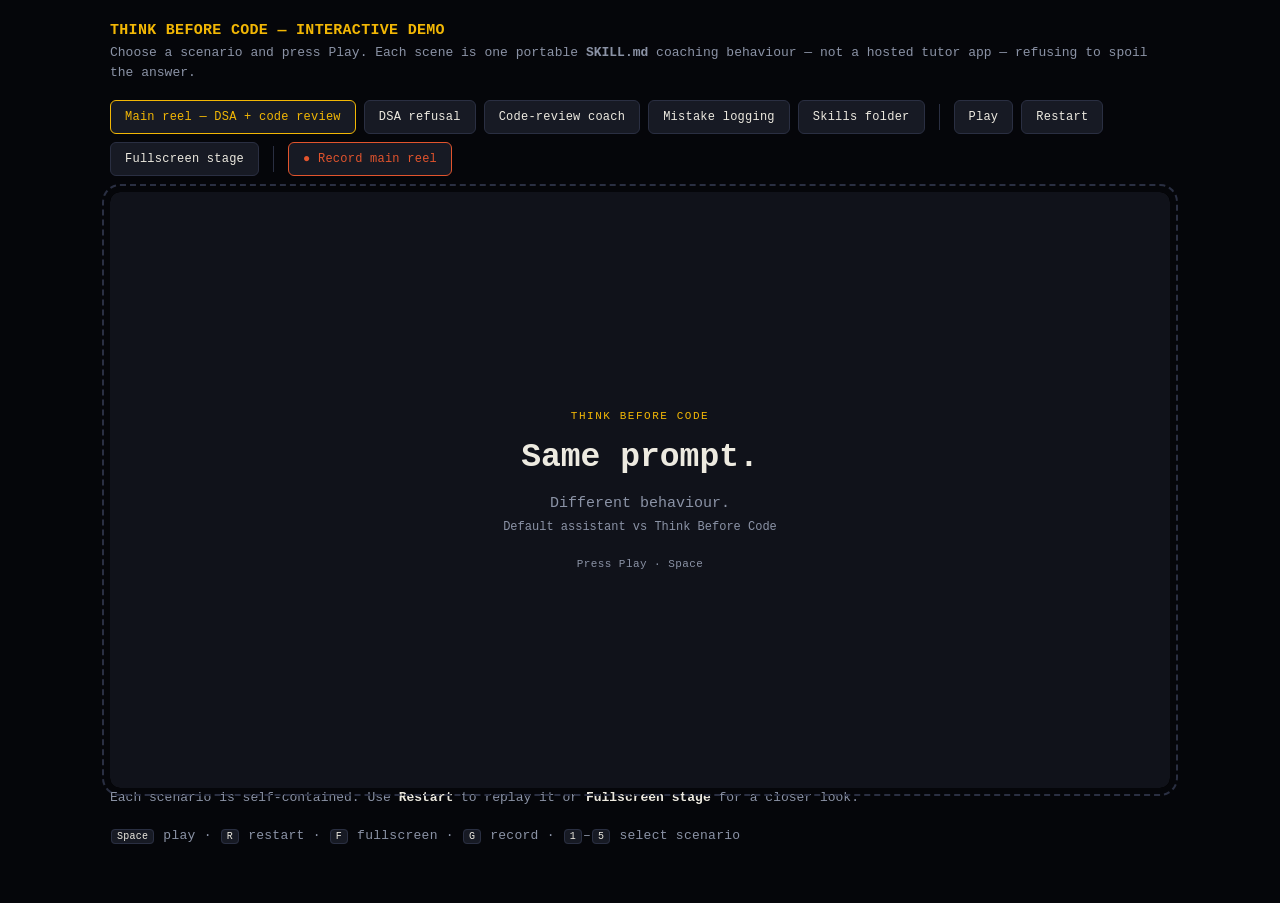
<file: demo/index.html>
<!doctype html>
<html lang="en">
  <head>
    <meta charset="UTF-8" />
    <meta name="viewport" content="width=device-width, initial-scale=1.0" />
    <title>Think Before Code — Interactive Demo</title>
    <style>
      /* ============================================================
         1. TOKENS AND GLOBAL LAYOUT
         ============================================================ */
      :root {
        --ink: #10121a;
        --panel: #171a24;
        --panel-2: #1d2130;
        --cream: #edeae0;
        --slate: #8b93a6;
        --duck: #f2b705;
        --duck-dim: #8a6608;
        --cut: #e2542d;
        --log: #5fb3a3;
        --mono:
          ui-monospace, "SF Mono", "JetBrains Mono", Menlo, Consolas,
          "Liberation Mono", monospace;
      }
      @media (prefers-reduced-motion: reduce) {
        * {
          animation-duration: 0.001ms !important;
          transition-duration: 0.001ms !important;
        }
      }
      * {
        box-sizing: border-box;
      }
      html,
      body {
        margin: 0;
        padding: 0;
        background: #05060a;
        color: var(--cream);
        font-family: var(--mono);
      }
      .chrome {
        max-width: 1100px;
        margin: 0 auto;
        padding: 22px 20px 40px;
      }
      .chrome h1 {
        font-size: 15px;
        letter-spacing: 0.02em;
        color: var(--duck);
        margin: 0 0 4px;
        text-transform: uppercase;
      }
      .chrome p {
        color: var(--slate);
        font-size: 13px;
        margin: 0 0 18px;
        line-height: 1.5;
      }

      /* ============================================================
         2. CONTROLS AND STAGE
         ============================================================ */
      .controls {
        display: flex;
        gap: 8px;
        flex-wrap: wrap;
        margin-bottom: 16px;
      }
      .controls button {
        font-family: var(--mono);
        font-size: 12px;
        letter-spacing: 0.02em;
        background: var(--panel);
        color: var(--cream);
        border: 1px solid #2a2f42;
        padding: 9px 14px;
        border-radius: 6px;
        cursor: pointer;
      }
      .controls button:hover {
        border-color: var(--duck);
      }
      .controls button:focus-visible {
        outline: 2px solid var(--duck);
        outline-offset: 2px;
      }
      .controls button.active {
        border-color: var(--duck);
        color: var(--duck);
      }
      .controls button#recordBtn {
        border-color: var(--cut);
        color: var(--cut);
      }
      .controls button#recordBtn:hover {
        background: rgba(226, 84, 45, 0.08);
      }
      .controls button#recordBtn::before {
        content: "● ";
      }
      .controls .sep {
        width: 1px;
        background: #2a2f42;
        margin: 4px 6px;
      }

      #stage {
        width: min(100%, 1280px);
        aspect-ratio: 16 / 9;
        background: #000;
        border-radius: 10px;
        position: relative;
        overflow: hidden;
        outline: 2px dashed #2a2f42;
        outline-offset: 6px;
        margin: 0 auto;
      }
      .stage-canvas {
        position: relative;
        width: 100%;
        height: 100%;
        background: var(--ink);
        overflow: hidden;
        border-radius: inherit;
      }
      #stage:fullscreen,
      #stage:-webkit-full-screen {
        width: 100vw;
        height: 100vh;
        max-width: none;
        aspect-ratio: auto;
        border-radius: 0;
        outline: none;
        display: flex;
        align-items: center;
        justify-content: center;
      }
      #stage:fullscreen .stage-canvas,
      #stage:-webkit-full-screen .stage-canvas {
        width: min(100vw, 100vh * 16 / 9);
        height: min(100vh, 100vw * 9 / 16);
        flex: none;
      }
      #stage.cursor-hidden,
      #stage.cursor-hidden * {
        cursor: none;
      }

      .hint {
        color: var(--slate);
        font-size: 11px;
        margin-top: 10px;
      }
      .hint b {
        color: var(--cream);
      }
      .shortcuts {
        color: var(--slate);
        font-size: 10.5px;
        margin-top: 6px;
        letter-spacing: 0.02em;
      }
      .shortcuts kbd {
        font-family: var(--mono);
        font-size: 10px;
        color: var(--cream);
        background: var(--panel);
        border: 1px solid #2a2f42;
        border-radius: 4px;
        padding: 1px 5px;
        margin: 0 1px;
      }

      /* ============================================================
         3. REUSABLE CARDS / WINDOWS / MESSAGES
         ============================================================ */
      .layer {
        position: absolute;
        inset: 0;
        display: flex;
        align-items: center;
        justify-content: center;
        opacity: 0;
        transition: opacity 0.25s ease;
      }
      .layer.on {
        opacity: 1;
      }

      .card {
        text-align: center;
        padding: 0 60px;
      }
      .card .kicker {
        font-size: 11px;
        letter-spacing: 0.14em;
        text-transform: uppercase;
        color: var(--duck);
        margin-bottom: 14px;
      }
      .card .big {
        font-size: 33px;
        font-weight: 700;
        color: var(--cream);
        line-height: 1.35;
      }
      .card .small {
        margin-top: 14px;
        font-size: 15px;
        color: var(--slate);
      }
      .card .small.delayed {
        opacity: 0;
        transition: opacity 0.3s ease;
      }
      .card .small.delayed.on {
        opacity: 1;
      }
      .card .brand {
        font-size: 16px;
        color: var(--duck);
        letter-spacing: 0.04em;
        margin-bottom: 10px;
      }
      .card .url {
        margin-top: 18px;
        font-size: 14px;
        color: var(--duck);
      }
      .card .poster-footer {
        margin-top: 24px;
        font-size: 11px;
        color: var(--slate);
        letter-spacing: 0.04em;
      }
      .countdown-card {
        font-size: 64px;
        font-weight: 700;
        color: var(--duck);
      }
      .countdown-card.pulse {
        animation: countdownPulse 0.7s ease-out;
      }
      @keyframes countdownPulse {
        0% {
          opacity: 0;
          transform: scale(0.92);
        }
        30% {
          opacity: 1;
          transform: scale(1);
        }
        100% {
          opacity: 1;
          transform: scale(1);
        }
      }

      /* comparison montage: "without the skills" baseline shown once,
         at the very start of the main reel, before Quackrates appears */
      .comparison-shell {
        width: 92%;
        max-width: 960px;
        text-align: center;
      }
      .comparison-badge {
        display: inline-block;
        font-size: 10px;
        letter-spacing: 0.08em;
        text-transform: uppercase;
        color: var(--cut);
        border: 1px solid var(--cut);
        background: rgba(226, 84, 45, 0.08);
        padding: 3px 10px;
        border-radius: 999px;
        margin-bottom: 10px;
        opacity: 0;
        transition: opacity 0.3s ease;
      }
      .comparison-badge.on {
        opacity: 1;
      }
      .comparison-heading {
        font-size: 21px;
        font-weight: 700;
        letter-spacing: 0.04em;
        text-transform: uppercase;
        color: var(--cream);
        margin-bottom: 16px;
        opacity: 0;
        transition: opacity 0.3s ease;
      }
      .comparison-heading.on {
        opacity: 1;
      }
      .comparison-grid {
        display: grid;
        grid-template-columns: 1fr 1fr;
        gap: 16px;
        text-align: left;
      }
      .comparison-panel {
        border: 1px solid var(--cut);
        border-radius: 8px;
        background: rgba(226, 84, 45, 0.05);
        padding: 13px 15px;
        opacity: 0;
        transform: translateY(6px);
        transition: all 0.3s ease;
      }
      .comparison-panel.on {
        opacity: 1;
        transform: translateY(0);
      }
      .comparison-label {
        font-size: 10.5px;
        letter-spacing: 0.1em;
        text-transform: uppercase;
        color: var(--cut);
        font-weight: 700;
        margin-bottom: 8px;
      }
      .comparison-prompt {
        font-size: 13.5px;
        color: var(--slate);
        margin-bottom: 6px;
      }
      .comparison-prompt::before {
        content: "you: ";
        color: var(--slate);
      }
      .default-response {
        font-size: 13.5px;
        color: var(--cream);
        margin-bottom: 10px;
      }
      .default-response::before {
        content: "assistant: ";
        color: var(--cut);
      }
      .artifact-block {
        background: var(--ink);
        border: 1px solid #262b3d;
        border-radius: 6px;
        padding: 8px 10px;
        margin-bottom: 10px;
        opacity: 0;
        transition: opacity 0.3s ease;
      }
      .artifact-block.on {
        opacity: 1;
      }
      .artifact-line {
        font-size: 12.5px;
        color: var(--slate);
        white-space: pre;
        line-height: 1.55;
      }
      .artifact-line .n {
        color: #454b60;
        margin-right: 8px;
      }
      .default-status {
        font-size: 10.5px;
        letter-spacing: 0.06em;
        text-transform: uppercase;
        color: var(--cut);
        font-weight: 700;
      }
      .comparison-footer {
        margin-top: 16px;
        opacity: 0;
        transition: opacity 0.3s ease;
      }
      .comparison-footer.on {
        opacity: 1;
      }
      .comparison-footer .cf-line1 {
        font-size: 15px;
        color: var(--cream);
        font-weight: 700;
      }
      .comparison-footer .cf-line2 {
        margin-top: 6px;
        font-size: 12px;
        color: var(--slate);
        opacity: 0;
        transition: opacity 0.3s ease;
      }
      .comparison-footer .cf-line2.on {
        opacity: 1;
      }

      /* chapter label: reusable, works standalone (inline in a card)
         or as the .chapter-strip window header */
      .chapter-label {
        font-size: 10.5px;
        letter-spacing: 0.12em;
        text-transform: uppercase;
        color: var(--slate);
      }
      .chapter-label .num {
        color: var(--duck);
        font-weight: 700;
      }
      .card .chapter-label {
        margin-top: 16px;
      }
      .chapter-strip {
        flex: 0 0 auto;
        padding: 8px 20px 2px;
      }

      /* app window chrome */
      .win {
        width: 93%;
        height: 89%;
        background: var(--panel);
        border-radius: 10px;
        box-shadow: 0 20px 60px rgba(0, 0, 0, 0.5);
        overflow: hidden;
        display: flex;
        flex-direction: column;
      }
      .titlebar {
        height: 34px;
        background: var(--panel-2);
        display: flex;
        align-items: center;
        padding: 0 12px;
        gap: 8px;
        flex: 0 0 auto;
        border-bottom: 1px solid #262b3d;
      }
      .dot {
        width: 10px;
        height: 10px;
        border-radius: 50%;
      }
      .dot.r {
        background: #e2542d;
      }
      .dot.y {
        background: #f2b705;
      }
      .dot.g {
        background: #5fb3a3;
      }
      .urlbar {
        margin-left: 12px;
        font-size: 11px;
        color: var(--slate);
        background: var(--ink);
        padding: 4px 10px;
        border-radius: 5px;
        flex: 1 1 auto;
        max-width: 300px;
        overflow: hidden;
        text-overflow: ellipsis;
        white-space: nowrap;
      }
      .skill-badge {
        margin-left: auto;
        flex: 0 0 auto;
        font-size: 10.5px;
        letter-spacing: 0.02em;
        color: var(--duck);
        border: 1px solid var(--duck-dim);
        background: rgba(242, 183, 5, 0.08);
        padding: 3px 9px;
        border-radius: 999px;
        white-space: nowrap;
      }

      .body {
        flex: 1 1 auto;
        min-height: 0;
        padding: 18px 24px 20px;
        overflow-y: auto;
        overflow-x: hidden;
        display: flex;
        flex-direction: column;
        gap: 11px;
        font-size: 14.5px;
        line-height: 1.5;
        scroll-behavior: smooth;
        scrollbar-width: none;
      }
      .body::-webkit-scrollbar {
        display: none;
      }

      .msg {
        max-width: 82%;
        white-space: pre-wrap;
        flex: 0 0 auto;
      }
      .msg.user {
        align-self: flex-end;
        color: var(--cream);
        text-align: right;
      }
      .msg.user .who {
        color: var(--slate);
        font-size: 11px;
      }
      .msg.assistant {
        align-self: flex-start;
        color: var(--cream);
      }
      .msg.assistant .who {
        color: var(--duck);
        font-size: 11px;
      }
      .msg .who {
        text-transform: uppercase;
        letter-spacing: 0.08em;
        margin-bottom: 4px;
      }
      .msg .txt::after {
        content: "";
        display: inline-block;
        width: 7px;
        height: 15px;
        background: var(--cream);
        margin-left: 2px;
        vertical-align: -2px;
        animation: blink 1s steps(1) infinite;
      }
      .msg .txt.done::after {
        display: none;
      }
      @keyframes blink {
        50% {
          opacity: 0;
        }
      }

      .dots {
        display: flex;
        gap: 4px;
        align-self: flex-start;
        padding: 2px 0;
      }
      .dots span {
        width: 6px;
        height: 6px;
        border-radius: 50%;
        background: var(--slate);
        animation: pulse 1s ease-in-out infinite;
      }
      .dots span:nth-child(2) {
        animation-delay: 0.15s;
      }
      .dots span:nth-child(3) {
        animation-delay: 0.3s;
      }
      @keyframes pulse {
        0%,
        100% {
          opacity: 0.25;
        }
        50% {
          opacity: 1;
        }
      }

      /* learner-authored card: the ONLY component that carries the
         learner's own words (an approach, a finding). Right-aligned
         like the learner's chat bubbles, but structurally distinct —
         bordered, labelled, never mistaken for Quackrates' output. */
      .learner-card {
        align-self: flex-end;
        border: 1px solid var(--duck-dim);
        background: rgba(242, 183, 5, 0.06);
        border-radius: 8px 4px 8px 8px;
        padding: 12px 16px;
        max-width: 86%;
        text-align: left;
        opacity: 0;
        transform: translateY(6px);
        transition: all 0.4s ease;
      }
      .learner-card.on {
        opacity: 1;
        transform: translateY(0);
      }
      .learner-card .lc-tag {
        font-size: 10px;
        letter-spacing: 0.08em;
        text-transform: uppercase;
        color: var(--duck);
        font-weight: 700;
        margin-bottom: 8px;
      }
      .learner-card .lc-row {
        font-size: 13px;
        line-height: 1.5;
        margin-bottom: 6px;
      }
      .learner-card .lc-row:last-child {
        margin-bottom: 0;
      }
      .learner-card .lc-label {
        color: var(--duck-dim);
        font-weight: 700;
      }
      .learner-card code,
      .findingtext code {
        color: var(--cream);
        background: rgba(255, 255, 255, 0.07);
        padding: 1px 4px;
        border-radius: 3px;
      }

      /* mistake log: system-confirmed entry, distinct from a
         learner-authored card — teal, italic, single line */
      .logcard {
        align-self: flex-start;
        border: 1px solid var(--log);
        border-radius: 8px;
        padding: 12px 16px;
        background: rgba(95, 179, 163, 0.08);
        max-width: 82%;
        transform: translateY(6px);
        opacity: 0;
        transition: all 0.35s ease;
      }
      .logcard.on {
        transform: translateY(0);
        opacity: 1;
      }
      .logcard .tag {
        font-size: 10px;
        letter-spacing: 0.08em;
        text-transform: uppercase;
        color: var(--log);
        margin-bottom: 6px;
      }
      .logcard .txt {
        font-style: italic;
        color: var(--cream);
        font-size: 14px;
      }

      /* ============================================================
         4. REVIEW WORKSPACE (pinned code pane + coaching pane)
         ============================================================ */
      .review-split {
        flex: 1 1 auto;
        min-height: 0;
        display: flex;
        overflow: hidden;
      }
      .code-pane {
        flex: 0 0 44%;
        min-height: 0;
        display: flex;
        flex-direction: column;
        overflow: hidden;
        background: var(--ink);
        border-right: 1px solid #262b3d;
        opacity: 0;
        transition: opacity 0.35s ease;
      }
      .code-pane.on {
        opacity: 1;
      }
      .code-pane .rp-file {
        flex: 0 0 auto;
        font-size: 11px;
        color: var(--slate);
        background: var(--panel-2);
        padding: 7px 12px;
        border-bottom: 1px solid #262b3d;
        letter-spacing: 0.02em;
      }
      .code-pane .rp-code {
        flex: 1 1 auto;
        padding: 12px 0;
        font-size: 13.5px;
        line-height: 1.7;
        overflow: hidden;
      }
      .code-pane .rline {
        display: flex;
        align-items: baseline;
        padding: 1px 14px 1px 4px;
        white-space: pre;
        opacity: 1;
        transition:
          opacity 0.3s ease,
          background-color 0.3s ease;
      }
      .code-pane .rline .marker {
        width: 12px;
        flex: 0 0 auto;
        color: var(--duck);
        font-weight: 700;
      }
      .code-pane .rline .marker::before {
        content: "";
      }
      .code-pane .rline.focus .marker::before {
        content: "›";
      }
      .code-pane .rline .ln {
        width: 18px;
        flex: 0 0 auto;
        color: #454b60;
        text-align: right;
        margin-right: 12px;
        user-select: none;
      }
      .code-pane .rline .code {
        color: var(--cream);
      }
      .code-pane .rline.dim {
        opacity: 0.4;
      }
      .code-pane .rline.focus {
        opacity: 1;
        background: rgba(242, 183, 5, 0.08);
        border-radius: 4px;
      }
      .code-pane .kw {
        color: var(--duck);
      }
      .code-pane .str {
        color: var(--log);
      }

      .chat-pane {
        flex: 1 1 56%;
        min-height: 0;
        display: flex;
        flex-direction: column;
        overflow: hidden;
      }

      /* ============================================================
         5. FOLDER VIEW
         ============================================================ */
      .tree {
        display: flex;
        flex: 1;
        min-height: 0;
        overflow: hidden;
      }
      .sidebar {
        width: 230px;
        background: var(--panel-2);
        border-right: 1px solid #262b3d;
        padding: 10px 0;
        font-size: 13px;
        overflow-y: auto;
        scrollbar-width: none;
      }
      .sidebar::-webkit-scrollbar {
        display: none;
      }
      .sidebar .item {
        padding: 5px 16px;
        color: var(--slate);
        opacity: 0;
        transform: translateX(-6px);
        transition: all 0.3s ease;
        display: flex;
        align-items: center;
        gap: 6px;
      }
      .sidebar .item.on {
        opacity: 1;
        transform: translateX(0);
      }
      .sidebar .item.file {
        padding-left: 34px;
        color: var(--duck);
      }
      .sidebar .item.root {
        color: var(--cream);
        font-weight: 700;
      }
      .sidebar .item.selected {
        background: #262b3d;
      }
      .sidebar .item.group {
        padding: 12px 16px 3px;
        color: var(--slate);
        font-size: 10px;
        letter-spacing: 0.1em;
        text-transform: uppercase;
      }
      .sidebar .item.group.divider {
        border-top: 1px solid #262b3d;
        margin-top: 6px;
        padding-top: 12px;
      }
      .editor {
        flex: 1;
        min-height: 0;
        padding: 18px 22px;
        font-size: 13.5px;
        color: var(--slate);
        overflow: hidden;
      }
      .editor .fname {
        color: var(--duck);
        font-size: 12px;
        margin-bottom: 12px;
      }
      .editor .line {
        opacity: 0;
        transform: translateY(4px);
        transition: all 0.3s ease;
        margin-bottom: 6px;
      }
      .editor .line.on {
        opacity: 1;
        transform: translateY(0);
      }
      .editor .h {
        color: var(--cream);
        font-weight: 700;
      }
      .editor .k {
        color: var(--duck);
      }

      .caption {
        position: absolute;
        bottom: 14px;
        left: 50%;
        transform: translateX(-50%);
        text-align: center;
        font-size: 12px;
        color: var(--slate);
        opacity: 0;
        transition: opacity 0.3s ease;
        background: rgba(16, 18, 26, 0.88);
        border: 1px solid #2a2f42;
        padding: 7px 12px;
        border-radius: 999px;
        pointer-events: none;
        white-space: nowrap;
      }
      .caption.on {
        opacity: 1;
      }
    </style>
  </head>
  <body>
    <div class="chrome">
      <h1>Think Before Code — Interactive Demo</h1>
      <p>
        Choose a scenario and press Play. Each scene is one portable
        <b>SKILL.md</b> coaching behaviour — not a hosted tutor app —
        refusing to spoil the answer.
      </p>
      <div class="controls">
        <button type="button" data-reel="main" class="active">
          Main reel — DSA + code review
        </button>
        <button type="button" data-reel="refusal">DSA refusal</button>
        <button type="button" data-reel="review">Code-review coach</button>
        <button type="button" data-reel="mistakes">Mistake logging</button>
        <button type="button" data-reel="skills">Skills folder</button>
        <div class="sep"></div>
        <button type="button" id="playBtn">Play</button>
        <button type="button" id="restartBtn">Restart</button>
        <button type="button" id="fullscreenBtn">Fullscreen stage</button>
        <div class="sep"></div>
        <button type="button" id="recordBtn">Record main reel</button>
      </div>
      <div id="stage"><div class="stage-canvas" id="stageCanvas"></div></div>
      <p class="hint">
        Each scenario is self-contained. Use <b>Restart</b> to replay it or
        <b>Fullscreen stage</b> for a closer look.
      </p>
      <p class="shortcuts">
        <kbd>Space</kbd> play · <kbd>R</kbd> restart · <kbd>F</kbd>
        fullscreen · <kbd>G</kbd> record · <kbd>1</kbd>–<kbd>5</kbd> select
        scenario
      </p>
    </div>

    <script>
      /* ============================================================
         6. PLAYBACK HELPERS
         ============================================================ */
      const stage = document.getElementById("stage");
      const stageCanvas = document.getElementById("stageCanvas");
      const reducedMotion = window.matchMedia(
        "(prefers-reduced-motion: reduce)",
      ).matches;

      // Development-only timing instrumentation. Flip to true locally to
      // see scene boundaries and total main-reel duration in the console;
      // produces no output at all when false.
      const DEBUG_TIMING = false;
      let debugStartTime = 0;
      function debugLog(label) {
        if (!DEBUG_TIMING) return;
        const now = performance.now();
        const elapsed = debugStartTime ? Math.round(now - debugStartTime) : 0;
        console.log("[timing] " + label + " — +" + elapsed + "ms");
      }

      // Every play()/record() call mints a new token. Any in-flight
      // animation whose token no longer matches the live playToken aborts
      // at its next wait() instead of continuing to mutate a stage it no
      // longer owns.
      let playToken = 0;
      let recording = false;
      const CANCELLED = Symbol("cancelled");

      function scaledDelay(ms) {
        if (!reducedMotion) return ms;
        // Keep pauses perceptible but short — never a total flash, never
        // longer than the original.
        return Math.min(ms, Math.max(80, Math.round(ms * 0.3)));
      }

      function wait(ms, ctx) {
        return new Promise((resolve, reject) => {
          setTimeout(() => {
            if (ctx.token !== playToken) {
              reject(CANCELLED);
              return;
            }
            resolve();
          }, scaledDelay(ms));
        });
      }

      function clearStage() {
        stageCanvas.innerHTML = "";
      }

      function scrollChat(body, behavior = "smooth") {
        if (!body) return;
        requestAnimationFrame(() => {
          body.scrollTo({ top: body.scrollHeight, behavior });
        });
      }

      function keepVisible(node) {
        const body = node?.closest?.(".body");
        if (body) scrollChat(body, "smooth");
      }

      function el(tag, cls, parent) {
        const e = document.createElement(tag);
        if (cls) e.className = cls;
        (parent || stageCanvas).appendChild(e);
        return e;
      }

      async function fadeIn(node, ctx, dur = 250) {
        node.classList.add("layer");
        await wait(20, ctx);
        node.classList.add("on");
        await wait(dur, ctx);
      }
      async function fadeOut(node, ctx, dur = 250) {
        node.classList.remove("on");
        await wait(dur, ctx);
        node.remove();
      }

      // Fades/slides in a block already in the DOM (code pane, learner
      // card, log card) rather than revealing it character by character.
      async function revealBlock(node, ctx, dur = 400) {
        await wait(40, ctx);
        node.classList.add("on");
        await wait(dur, ctx);
      }

      async function typeInto(node, text, ctx, cps = 32) {
        node.classList.add("txt");
        if (reducedMotion) {
          node.textContent = text;
          node.classList.add("done");
          keepVisible(node);
          return;
        }
        const per = 1000 / cps;
        for (let i = 0; i <= text.length; i++) {
          node.textContent = text.slice(0, i);
          if (i % 4 === 0 || i === text.length) keepVisible(node);
          if (i === text.length) break;
          await new Promise((r) => setTimeout(r, per));
          if (ctx.token !== playToken) throw CANCELLED;
        }
        node.classList.add("done");
        keepVisible(node);
      }

      /* ---- window / message builders ---- */
      function makeWin() {
        return el("div", "win");
      }
      function makeTitlebar(win, badgeText, url) {
        const bar = el("div", "titlebar", win);
        el("span", "dot r", bar);
        el("span", "dot y", bar);
        el("span", "dot g", bar);
        const u = el("div", "urlbar", bar);
        u.textContent = url;
        const badge = el("div", "skill-badge", bar);
        badge.textContent = badgeText;
      }
      function makeChapterStrip(win, num, text) {
        const strip = el("div", "chapter-strip chapter-label", win);
        if (num) {
          const n = el("span", "num", strip);
          n.textContent = num + " · ";
        }
        strip.append(text);
      }
      function makeSimpleWindow(badge, url, chapter) {
        const win = makeWin();
        makeTitlebar(win, badge, url);
        if (chapter) makeChapterStrip(win, chapter.num, chapter.text);
        const body = el("div", "body", win);
        return { win, body };
      }
      function makeReviewWindow(badge, url, chapter) {
        const win = makeWin();
        makeTitlebar(win, badge, url);
        if (chapter) makeChapterStrip(win, chapter.num, chapter.text);
        const split = el("div", "review-split", win);
        const codePane = el("div", "code-pane", split);
        const chatPane = el("div", "chat-pane", split);
        const body = el("div", "body", chatPane);
        return { win, codePane, body };
      }

      async function userMsg(body, text, ctx, cps) {
        const m = el("div", "msg user", body);
        const who = el("div", "who", m);
        who.textContent = "you";
        const txt = el("div", "", m);
        await typeInto(txt, text, ctx, cps || 42);
        scrollChat(body);
        return m;
      }
      async function assistantMsg(body, who, text, ctx, cps) {
        const m = el("div", "msg assistant", body);
        const w = el("div", "who", m);
        w.textContent = who;
        const txt = el("div", "", m);
        await typeInto(txt, text, ctx, cps || 32);
        scrollChat(body);
        return m;
      }
      async function thinking(body, ctx, ms) {
        const d = el("div", "dots", body);
        d.innerHTML = "<span></span><span></span><span></span>";
        scrollChat(body);
        await wait(ms, ctx);
        d.remove();
      }

      function centerCard() {
        const layer = el("div", "layer");
        const card = el("div", "card", layer);
        return { layer, card };
      }
      async function showCaption(layer, text, ctx, holdMs) {
        const cap = el("div", "caption", layer);
        cap.textContent = text;
        await wait(150, ctx);
        cap.classList.add("on");
        await wait(holdMs, ctx);
        return cap;
      }

      /* ---- code pane (pinned, review scenes) ---- */
      function buildCodePane(codePane) {
        const file = el("div", "rp-file", codePane);
        file.textContent = "src/api/users.js";
        const codeWrap = el("div", "rp-code", codePane);
        const codeLines = [
          '<span class="kw">async function</span> getUser(id) {',
          '  <span class="kw">const</span> response = <span class="kw">await</span> fetch(<span class="str">`/api/users/${id}`</span>);',
          '  <span class="kw">return</span> response.json();',
          "}",
        ];
        return codeLines.map((html, i) => {
          const row = el("div", "rline", codeWrap);
          el("span", "marker", row);
          const ln = el("span", "ln", row);
          ln.textContent = String(i + 1);
          const c = el("span", "code", row);
          c.innerHTML = html;
          return row;
        });
      }
      function focusLine(rows, index) {
        rows.forEach((row, i) => {
          row.classList.toggle("focus", i === index);
          row.classList.toggle("dim", i !== index);
        });
      }

      /* ============================================================
         7. SCENE BUILDERS
         ============================================================ */

      /* ---- poster frames (idle first-frame for each scenario) ---- */
      const posters = {
        main: {
          kicker: "Think Before Code",
          big: "Same prompt.",
          small: "Different behaviour.",
          tiny: "Default assistant vs Think Before Code",
        },
        refusal: {
          kicker: "DSA Refusal",
          big: "Give me the code.",
          small: "Quackrates has other plans.",
        },
        review: {
          kicker: "Code-Review Coach",
          big: "Tell me everything wrong.",
          small: "One risk. Evidence first.",
        },
        mistakes: {
          kicker: "Mistake Logging",
          big: "Sliding Window?",
          small: "Root cause, not a syntax slip.",
        },
        skills: {
          kicker: "Skills Folder",
          big: "10 portable Socratic skills.",
          small: "One SKILL.md per behaviour.",
        },
      };
      function renderPoster(key) {
        const data = posters[key] || posters.main;
        const { layer, card } = centerCard();
        card.innerHTML =
          '<div class="kicker">' +
          data.kicker +
          '</div><div class="big">' +
          data.big +
          '</div><div class="small">' +
          data.small +
          "</div>" +
          (data.tiny
            ? '<div class="small" style="margin-top:8px; font-size:12px;">' +
              data.tiny +
              "</div>"
            : "") +
          '<div class="poster-footer">Press Play · Space</div>';
        requestAnimationFrame(() => {
          requestAnimationFrame(() => layer.classList.add("on"));
        });
      }

      /* ---- countdown (record mode only; excluded from reel timing) ---- */
      async function showCountdown(ctx) {
        const { layer, card } = centerCard();
        card.classList.add("countdown-card");
        await fadeIn(layer, ctx, 200);
        for (const n of ["3", "2", "1"]) {
          card.textContent = n;
          card.classList.remove("pulse");
          void card.offsetWidth;
          card.classList.add("pulse");
          await wait(760, ctx);
        }
        await fadeOut(layer, ctx, 160);
      }

      /* ---- main reel scenes ---- */

      // Scene 1: the behaviour a cold viewer already expects from an
      // unconstrained assistant — answer first, dumped whole, nothing to
      // author. Both panels reveal as complete artifacts, never typed,
      // because the point is the instant dump itself, not its content.
      async function sceneBaselineMontage(ctx) {
        const layer = el("div", "layer");
        const shell = el("div", "comparison-shell", layer);

        const badge = el("div", "comparison-badge", shell);
        badge.textContent = "default assistant behaviour";
        const heading = el("div", "comparison-heading", shell);
        heading.textContent = "Without the skills";

        const grid = el("div", "comparison-grid", shell);

        const dsaPanel = el("div", "comparison-panel", grid);
        dsaPanel.innerHTML =
          '<div class="comparison-label">DSA</div>' +
          '<div class="comparison-prompt">Solve Two Sum.</div>' +
          "<div class=\"default-response\">Sure — here's the complete solution.</div>" +
          '<div class="artifact-block">' +
          '<div class="artifact-line">unordered_map&lt;int,int&gt; seen;</div>' +
          '<div class="artifact-line">for (int i = 0; i &lt; nums.size(); i++) {</div>' +
          '<div class="artifact-line">    if (seen.count(target - nums[i]))</div>' +
          '<div class="artifact-line">        return {seen[target-nums[i]], i};</div>' +
          '<div class="artifact-line">    seen[nums[i]] = i;</div>' +
          '<div class="artifact-line">}</div>' +
          "</div>" +
          '<div class="default-status">Solution authored by the model</div>';

        const reviewPanel = el("div", "comparison-panel", grid);
        reviewPanel.innerHTML =
          '<div class="comparison-label">Code review</div>' +
          '<div class="comparison-prompt">Tell me everything wrong.</div>' +
          '<div class="default-response">Here are the findings and a rewritten version.</div>' +
          '<div class="artifact-block">' +
          '<div class="artifact-line"><span class="n">01</span>Missing response-status check</div>' +
          '<div class="artifact-line"><span class="n">02</span>Network errors not handled</div>' +
          '<div class="artifact-line"><span class="n">03</span>Response shape not validated</div>' +
          '<div class="artifact-line"><span class="n">04</span>No cancellation path</div>' +
          '<div class="artifact-line"><span class="n">+</span>Rewritten implementation</div>' +
          "</div>" +
          '<div class="default-status">Judgment authored by the model</div>';

        const footer = el("div", "comparison-footer", shell);
        footer.innerHTML =
          '<div class="cf-line1">The model authors. You read.</div>' +
          '<div class="cf-line2">Task completed. Judgment not practised.</div>';

        await fadeIn(layer, ctx, 180);
        await wait(90, ctx);
        badge.classList.add("on");
        heading.classList.add("on");
        await wait(300, ctx);

        dsaPanel.classList.add("on");
        reviewPanel.classList.add("on");
        await wait(380, ctx);

        dsaPanel.querySelector(".artifact-block").classList.add("on");
        reviewPanel.querySelector(".artifact-block").classList.add("on");
        await wait(900, ctx);

        footer.classList.add("on");
        await wait(200, ctx);
        footer.querySelector(".cf-line2").classList.add("on");
        await wait(1100, ctx);

        await fadeOut(layer, ctx, 220);
      }

      // Scene 2: the behavioural switch — same yellow/duck identity that
      // carries the rest of the reel, snapping back in after the
      // orange-red baseline.
      async function sceneBehaviourSwitch(ctx) {
        const { layer, card } = centerCard();
        card.innerHTML =
          '<div class="kicker">With Think Before Code</div>' +
          '<div class="big" style="font-size:26px;">Question first.</div>' +
          '<div class="small delayed" style="margin-top:12px;">' +
          '<span style="display:block; color:var(--cream); font-size:16px; margin-bottom:6px;">Answer last.</span>' +
          "You author the reasoning." +
          "</div>";
        await fadeIn(layer, ctx, 160);
        await wait(180, ctx);
        card.querySelector(".small.delayed").classList.add("on");
        await wait(500, ctx);
        await fadeOut(layer, ctx, 160);
      }

      async function sceneDsaCoaching(ctx) {
        const layer = el("div", "layer");
        const { win, body } = makeSimpleWindow(
          "skill: dsa-tutor",
          "github.com/Far-200/think-before-code",
          { num: "01", text: "Choose the reasoning" },
        );
        layer.appendChild(win);
        await fadeIn(layer, ctx, 220);

        await userMsg(body, "Solve Two Sum for me.", ctx, 46);
        await wait(200, ctx);
        await thinking(body, ctx, 340);
        await assistantMsg(body, "quackrates 🦆", "No.", ctx, 30);
        await wait(520, ctx);
        await thinking(body, ctx, 340);
        await assistantMsg(
          body,
          "quackrates 🦆",
          "What must you remember to find the complement in one scan?",
          ctx,
          40,
        );
        await wait(290, ctx);

        await userMsg(body, "value → index", ctx, 44);
        await thinking(body, ctx, 340);
        await assistantMsg(
          body,
          "quackrates 🦆",
          "Good. Why check before inserting?",
          ctx,
          38,
        );
        await wait(290, ctx);

        const card = el("div", "learner-card", body);
        card.innerHTML =
          '<div class="lc-tag">your reasoning</div>' +
          '<div class="lc-row">Check before inserting so the current element cannot match with itself.</div>';
        scrollChat(body);
        await revealBlock(card, ctx, 400);
        await wait(550, ctx);

        await fadeOut(layer, ctx, 200);
      }

      async function sceneTransition(ctx) {
        const { layer, card } = centerCard();
        card.innerHTML =
          '<div class="big" style="font-size:25px;">The algorithm is only the beginning.</div>' +
          '<div class="small delayed">Now defend the code.</div>' +
          '<div class="chapter-label"><span class="num">02</span> · Review the judgment</div>';
        await fadeIn(layer, ctx, 180);
        await wait(220, ctx);
        card.querySelector(".small.delayed").classList.add("on");
        await wait(340, ctx);
        await fadeOut(layer, ctx, 180);
      }

      // Shared by the main reel (embedded, cuts to the closing card) and
      // the standalone "Code-review coach" scenario (slightly longer
      // pauses, holds on the finding instead of handing off).
      async function reviewScene(ctx, { standalone = false } = {}) {
        const pad = standalone ? 1.25 : 1;
        const layer = el("div", "layer");
        const { win, codePane, body } = makeReviewWindow(
          "skill: code-review-coach",
          "github.com/Far-200/think-before-code",
          { num: null, text: "One risk · evidence · impact" },
        );
        layer.appendChild(win);
        await fadeIn(layer, ctx, 220);

        const codeRows = buildCodePane(codePane);
        await wait(60, ctx);
        codePane.classList.add("on");
        await wait(780 * pad, ctx);

        await userMsg(body, "Tell me everything wrong.", ctx, 46);
        await thinking(body, ctx, 380);
        await assistantMsg(body, "quackrates 🦆", "Not yet.", ctx, 30);
        await wait(780 * pad, ctx);
        await assistantMsg(
          body,
          "quackrates 🦆",
          "What should happen on a 404 or 500?",
          ctx,
          40,
        );
        await wait(380 * pad, ctx);

        await userMsg(
          body,
          "An error must not look like a valid user.",
          ctx,
          46,
        );
        await thinking(body, ctx, 380);
        await assistantMsg(
          body,
          "quackrates 🦆",
          "Where can that happen?",
          ctx,
          38,
        );
        await wait(380 * pad, ctx);

        await userMsg(body, "Line 3.", ctx, 40);
        focusLine(codeRows, 2);
        await wait(700 * pad, ctx);

        await thinking(body, ctx, 380);
        await assistantMsg(
          body,
          "quackrates 🦆",
          "Write the finding: evidence, then impact.",
          ctx,
          38,
        );
        await wait(420 * pad, ctx);

        const finding = el("div", "learner-card", body);
        finding.innerHTML =
          '<div class="lc-tag">your finding</div>' +
          '<div class="lc-row findingtext"><span class="lc-label">Evidence — </span><code>response.json()</code> runs without checking <code>response.ok</code>.</div>' +
          '<div class="lc-row"><span class="lc-label">Impact — </span>A 404 or 500 payload can be returned as a valid user.</div>';
        scrollChat(body);
        await revealBlock(finding, ctx, 540);
        await wait(700 * pad, ctx);

        await assistantMsg(
          body,
          "quackrates 🦆",
          "Now you have a review finding.",
          ctx,
          34,
        );
        await wait(750 * pad, ctx);

        if (!standalone) {
          await fadeOut(layer, ctx, 260);
        }
      }

      async function sceneClosing(ctx) {
        const { layer, card } = centerCard();
        card.innerHTML =
          '<div class="brand">Think Before Code</div>' +
          '<div class="big" style="font-size:23px; line-height:1.55;">Choose the reasoning.<br>Defend the judgment.<br>Don\'t outsource thinking.</div>' +
          '<div class="small" style="margin-top:16px; color:var(--slate); font-size:12px;">Productive struggle, protected.</div>' +
          '<div class="small" style="margin-top:6px;">10 portable Socratic skills</div>' +
          '<div class="url">github.com/Far-200/think-before-code</div>' +
          '<div class="small" style="margin-top:10px; color:var(--duck);">Quackrates 🦆</div>';
        await fadeIn(layer, ctx, 260);
        await wait(2500, ctx);
        // Intentionally no fadeOut and no loop — this stays as the final
        // recorded frame.
      }

      async function playMainReel(ctx) {
        debugStartTime = performance.now();
        debugLog("reel start");
        await sceneBaselineMontage(ctx);
        debugLog("scene 1 done (without the skills)");
        await sceneBehaviourSwitch(ctx);
        debugLog("scene 2 done (behaviour switch)");
        await sceneDsaCoaching(ctx);
        debugLog("scene 3 done (dsa reasoning)");
        await sceneTransition(ctx);
        debugLog("scene 4 done (transition)");
        await reviewScene(ctx, { standalone: false });
        debugLog("scene 5 done (code review)");
        await sceneClosing(ctx);
        debugLog("scene 6 done (closing) — total main-reel duration");
      }

      /* ---- standalone scenarios ---- */
      async function playRefusal(ctx) {
        const layer = el("div", "layer");
        const { win, body } = makeSimpleWindow(
          "skill: dsa-tutor",
          "github.com/Far-200/think-before-code",
        );
        layer.appendChild(win);
        await fadeIn(layer, ctx, 220);
        await userMsg(body, "Give me the code.", ctx, 44);
        await thinking(body, ctx, 400);
        await assistantMsg(body, "quackrates 🦆", "No.", ctx, 28);
        await wait(700, ctx);
        await assistantMsg(
          body,
          "quackrates 🦆",
          "I won't solve it for you. I'll help you solve it.",
          ctx,
          34,
        );
        await wait(1800, ctx);
      }

      async function playMistakeLog(ctx) {
        const layer = el("div", "layer");
        const { win, body } = makeSimpleWindow(
          "skill: dsa-tutor · feature: mistake log",
          "github.com/Far-200/think-before-code",
        );
        layer.appendChild(win);
        await fadeIn(layer, ctx, 220);

        await userMsg(body, "Sliding Window?", ctx, 40);
        await thinking(body, ctx, 400);
        await assistantMsg(
          body,
          "quackrates 🦆",
          "Why Sliding Window?",
          ctx,
          32,
        );
        await wait(300, ctx);

        await userMsg(
          body,
          "...\n\nActually...\n\nWindow size isn't fixed.",
          ctx,
          38,
        );
        await thinking(body, ctx, 400);
        await assistantMsg(
          body,
          "quackrates 🦆",
          "Good catch.\n\nMistake logged:",
          ctx,
          32,
        );

        const card = el("div", "logcard", body);
        const tag = el("div", "tag", card);
        tag.textContent = "mistake log";
        const txt = el("div", "txt", card);
        txt.textContent =
          '"I assumed Sliding Window before checking constraints."';
        scrollChat(body);
        await revealBlock(card, ctx, 380);
        await wait(2000, ctx);
      }

      async function playSkillsFolder(ctx) {
        const layer = el("div", "layer");
        const win = makeWin();
        makeTitlebar(win, "repo: skills/", "think-before-code");
        const tree = el("div", "tree", win);
        const sidebar = el("div", "sidebar", tree);
        const editor = el("div", "editor", tree);
        layer.appendChild(win);

        await fadeIn(layer, ctx, 220);

        const items = [
          { cls: "item root", label: "📁 skills/" },
          { cls: "item group", label: "Algorithm learning" },
          { cls: "item file", label: "problem-decoder/" },
          { cls: "item file", label: "dsa-tutor/" },
          { cls: "item file", label: "dry-run-coach/" },
          { cls: "item file", label: "complexity-coach/" },
          { cls: "item file", label: "debug-coach/" },
          { cls: "item file", label: "test-case-coach/" },
          { cls: "item file", label: "pattern-transfer-coach/" },
          { cls: "item file", label: "mock-interviewer/" },
          {
            cls: "item group divider",
            label: "Software engineering judgment",
          },
          { cls: "item file", label: "specification-coach/" },
          { cls: "item file", label: "code-review-coach/" },
        ];
        const nodes = [];
        for (const it of items) {
          const n = el("div", it.cls, sidebar);
          n.textContent = it.label;
          nodes.push(n);
          await wait(140, ctx);
          n.classList.add("on");
        }

        await wait(420, ctx);
        // Select `specification-coach/` — the pre-implementation entry
        // point, listed immediately before `code-review-coach/`.
        const selected = nodes[nodes.length - 2];
        selected.classList.add("selected");

        const fname = el("div", "fname", editor);
        fname.textContent = "skills/specification-coach/SKILL.md";
        const lines = [
          ["h", "# Specification Coach"],
          ["", "Turns vague feature requests into learner-authored,"],
          ["", "implementation-ready specifications."],
          ["k", "## Loop"],
          ["", "Outcome → current/desired behaviour →"],
          ["", "scope/non-goals → constraints/failures →"],
          ["", "acceptance criteria → smallest verifiable slice →"],
          ["", "learner-authored specification"],
        ];
        for (const [k, text] of lines) {
          const l = el("div", "line" + (k ? " " + k : ""), editor);
          l.textContent = text;
          await wait(210, ctx);
          l.classList.add("on");
        }

        await showCaption(
          layer,
          "Portable coaching behaviour, documented as SKILL.md.",
          ctx,
          2000,
        );
      }

      /* ============================================================
         8. CONTROLLER AND KEYBOARD SHORTCUTS
         ============================================================ */
      const reels = {
        main: playMainReel,
        refusal: playRefusal,
        review: (ctx) => reviewScene(ctx, { standalone: true }),
        mistakes: playMistakeLog,
        skills: playSkillsFolder,
      };
      const reelOrder = ["main", "refusal", "review", "mistakes", "skills"];
      let currentReel = "main";

      function setActiveButtonUI(key) {
        document.querySelectorAll("[data-reel]").forEach((b) => {
          b.classList.toggle("active", b.dataset.reel === key);
        });
      }

      function selectScenario(key) {
        if (recording) return;
        if (!reels[key]) return;
        currentReel = key;
        setActiveButtonUI(key);
        playToken++;
        clearStage();
        renderPoster(key);
      }

      document.querySelectorAll("[data-reel]").forEach((btn) => {
        btn.addEventListener("click", () => selectScenario(btn.dataset.reel));
      });

      async function play() {
        if (recording) return;
        playToken++;
        const ctx = { token: playToken };
        clearStage();
        try {
          await reels[currentReel](ctx);
        } catch (err) {
          if (err !== CANCELLED) throw err;
        }
      }
      document.getElementById("playBtn").addEventListener("click", play);
      document.getElementById("restartBtn").addEventListener("click", play);

      async function recordMainReel() {
        if (recording) return;
        currentReel = "main";
        setActiveButtonUI("main");
        playToken++;
        const ctx = { token: playToken };
        recording = true;
        clearStage();
        if (stage.requestFullscreen) {
          try {
            await stage.requestFullscreen();
          } catch (err) {
            // Fullscreen denied or unavailable in this context — continue
            // the recording without it rather than blocking playback.
          }
        }
        try {
          if (ctx.token !== playToken) throw CANCELLED;
          await showCountdown(ctx);
          await playMainReel(ctx);
        } catch (err) {
          if (err !== CANCELLED) throw err;
        } finally {
          if (ctx.token === playToken) recording = false;
        }
      }
      document
        .getElementById("recordBtn")
        .addEventListener("click", recordMainReel);

      async function toggleFullscreen() {
        if (document.fullscreenElement) {
          await document.exitFullscreen();
        } else if (stage.requestFullscreen) {
          await stage.requestFullscreen();
        }
      }
      document
        .getElementById("fullscreenBtn")
        .addEventListener("click", toggleFullscreen);

      // Auto-hide the cursor over the stage during fullscreen recording;
      // restore it immediately on movement or on leaving fullscreen.
      let cursorTimer = null;
      function armCursorAutoHide() {
        stage.classList.remove("cursor-hidden");
        clearTimeout(cursorTimer);
        if (!document.fullscreenElement) return;
        cursorTimer = setTimeout(() => {
          stage.classList.add("cursor-hidden");
        }, 1000);
      }
      stage.addEventListener("mousemove", armCursorAutoHide);
      document.addEventListener("fullscreenchange", armCursorAutoHide);

      window.addEventListener("keydown", (e) => {
        const active = document.activeElement;
        const controlHasFocus =
          active &&
          ["BUTTON", "INPUT", "TEXTAREA", "SELECT"].includes(active.tagName);
        if (controlHasFocus) return;

        if (e.key === " ") {
          e.preventDefault();
          play();
        } else if (e.key === "r" || e.key === "R") {
          play();
        } else if (e.key === "f" || e.key === "F") {
          toggleFullscreen();
        } else if (e.key === "g" || e.key === "G") {
          recordMainReel();
        } else if (["1", "2", "3", "4", "5"].includes(e.key)) {
          const key = reelOrder[Number(e.key) - 1];
          if (key) selectScenario(key);
        }
        // Escape is intentionally left unhandled so the browser's native
        // fullscreen-exit behaviour keeps working untouched.
      });

      // Initial paint: the stage must never appear blank.
      selectScenario(currentReel);
    </script>
  </body>
</html>
</file>
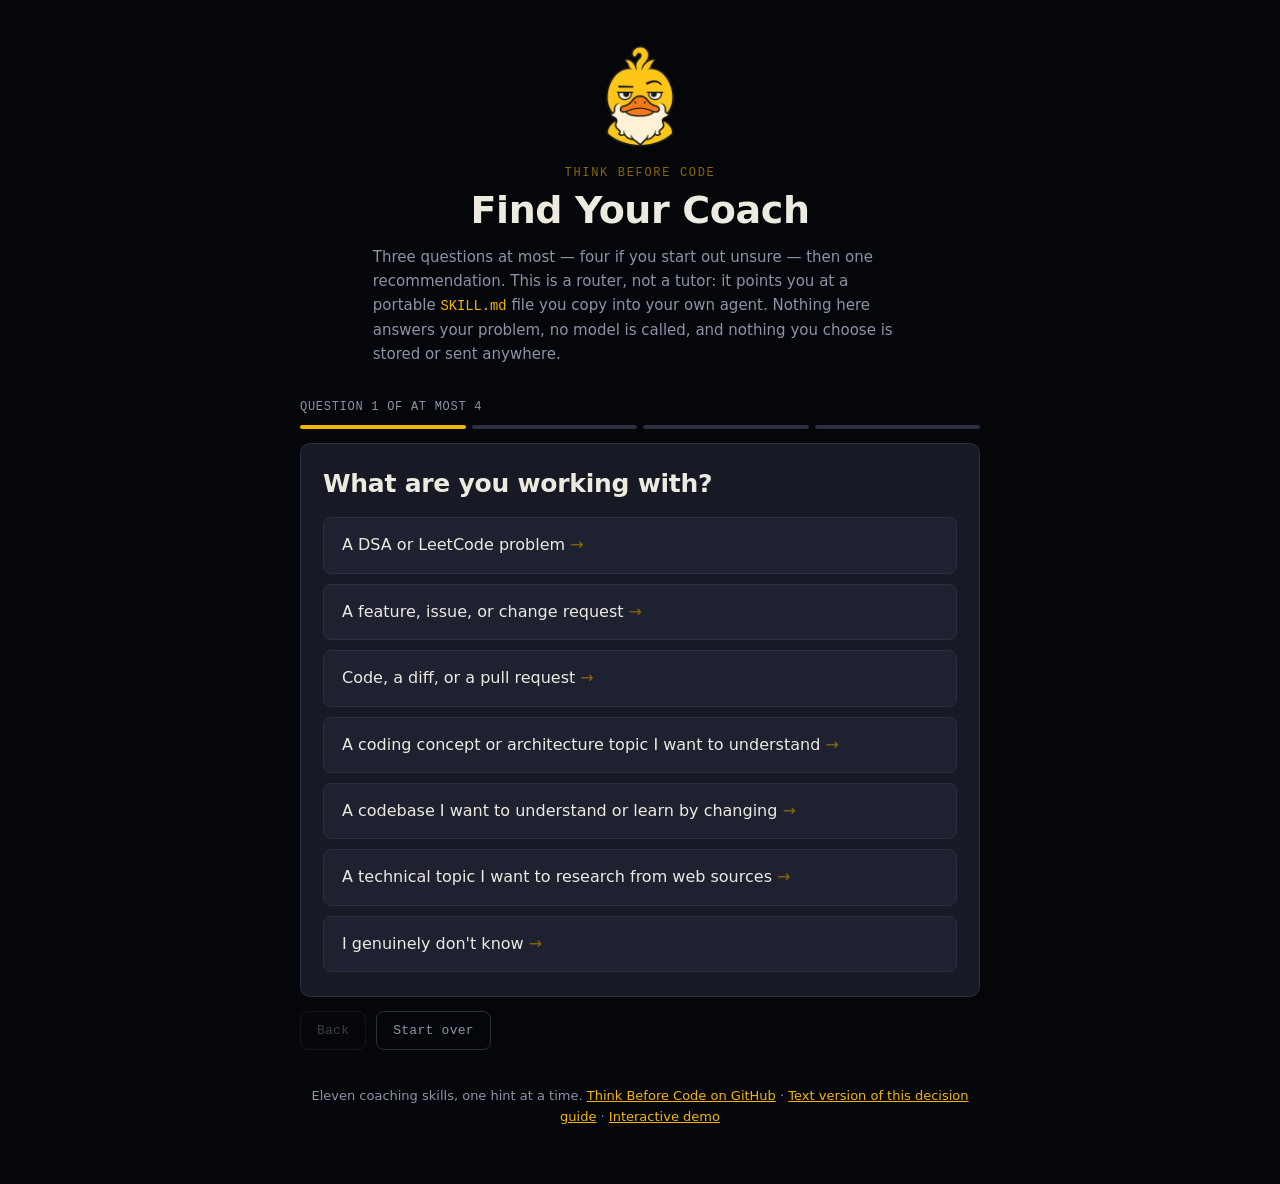
<file: find-your-coach/index.html>
<!doctype html>
<html lang="en">
  <head>
    <meta charset="UTF-8" />
    <meta name="viewport" content="width=device-width, initial-scale=1.0" />
    <title>Find Your Coach — Think Before Code</title>
    <meta
      name="description"
      content="Answer at most three questions and get pointed at the one Think Before Code coaching skill that matches where you actually are."
    />
    <link rel="icon" href="../public/logo.png" />
    <link rel="stylesheet" href="./styles.css" />
  </head>
  <body>
    <a class="skip-link" href="#finder">Skip to the finder</a>

    <div class="page">
      <header class="masthead">
        <img
          class="masthead__mascot"
          src="../public/logo.png"
          alt="Quackrates, the Think Before Code mascot"
          width="112"
          height="112"
        />
        <p class="masthead__eyebrow">Think Before Code</p>
        <h1 class="masthead__title">Find Your Coach</h1>
        <p class="masthead__lede">
          Three questions at most — four if you start out unsure — then one
          recommendation. This is a router, not a tutor: it points you at a
          portable
          <code>SKILL.md</code> file you copy into your own agent. Nothing here
          answers your problem, no model is called, and nothing you choose is
          stored or sent anywhere.
        </p>
      </header>

      <main id="finder" class="finder" tabindex="-1">
        <div class="progress" id="progress" hidden>
          <p class="progress__label" id="progress-label">
            Question 1 of at most 3
          </p>
          <ol class="progress__steps" id="progress-steps" aria-hidden="true">
            <li class="progress__step"></li>
            <li class="progress__step"></li>
            <li class="progress__step"></li>
          </ol>
        </div>

        <div
          class="stage"
          id="stage"
          aria-live="polite"
          aria-busy="true"
          aria-label="Question and recommendation"
          role="region"
        >
          <p class="stage__loading">Loading the questions…</p>
        </div>

        <div class="controls" id="controls" hidden>
          <button class="button button--quiet" type="button" id="back">
            Back
          </button>
          <button class="button button--quiet" type="button" id="restart">
            Start over
          </button>
        </div>

        <noscript>
          <div class="notice">
            <p>
              This finder needs JavaScript to walk through its questions. The
              same routing exists as plain text in the repository — see
              <a
                href="https://github.com/Far-200/think-before-code#which-skill-should-i-use"
                >Which skill should I use?</a
              >
              in the README.
            </p>
          </div>
        </noscript>
      </main>

      <footer class="footer">
        <p>
          Eleven coaching skills, one hint at a time.
          <a href="https://github.com/Far-200/think-before-code"
            >Think Before Code on GitHub</a
          >
          ·
          <a
            href="https://github.com/Far-200/think-before-code#which-skill-should-i-use"
            >Text version of this decision guide</a
          >
          ·
          <a href="../demo/">Interactive demo</a>
        </p>
      </footer>
    </div>

    <script src="./app.js"></script>
  </body>
</html>
</file>
<file: find-your-coach/styles.css>
/* ==============================================================
   Find Your Coach — styles

   Shares the repository's colour language with demo/index.html
   (ink, panel, cream, slate, duck) but is deliberately its own
   interface: a quiet routing form rather than a recorded stage.
   No external fonts, no CDN assets, no build step.
   ============================================================== */

/* --------------------------------------------------------------
   1. Tokens
   -------------------------------------------------------------- */
:root {
  --backdrop: #05060a;
  --ink: #10121a;
  --panel: #171a24;
  --panel-2: #1d2130;
  --edge: #2a2f42;
  --cream: #edeae0;
  --slate: #8b93a6;
  --duck: #f2b705;
  --duck-dim: #8a6608;
  --cut: #e2542d;
  --log: #5fb3a3;

  --mono:
    ui-monospace, "SF Mono", "JetBrains Mono", Menlo, Consolas,
    "Liberation Mono", monospace;
  --sans:
    system-ui, -apple-system, "Segoe UI", Roboto, "Helvetica Neue", Arial,
    sans-serif;

  --radius: 10px;
  --gap: 14px;
}

/* --------------------------------------------------------------
   2. Base
   -------------------------------------------------------------- */
* {
  box-sizing: border-box;
}

html,
body {
  margin: 0;
  padding: 0;
}

body {
  background: var(--backdrop);
  color: var(--cream);
  font-family: var(--sans);
  font-size: 16px;
  line-height: 1.6;
  -webkit-text-size-adjust: 100%;
}

a {
  color: var(--duck);
}

a:hover {
  color: var(--cream);
}

code {
  font-family: var(--mono);
  font-size: 0.92em;
  color: var(--duck);
}

:focus-visible {
  outline: 2px solid var(--duck);
  outline-offset: 3px;
  border-radius: 4px;
}

.skip-link {
  position: absolute;
  left: -9999px;
  top: 0;
  background: var(--panel);
  color: var(--cream);
  padding: 10px 14px;
  border: 1px solid var(--duck);
  border-radius: 0 0 var(--radius) 0;
  z-index: 10;
}

.skip-link:focus {
  left: 0;
}

.page {
  max-width: 720px;
  margin: 0 auto;
  padding: 40px 20px 56px;
}

/* --------------------------------------------------------------
   3. Masthead
   -------------------------------------------------------------- */
.masthead {
  text-align: center;
  margin-bottom: 32px;
}

.masthead__mascot {
  width: 112px;
  height: auto;
  display: block;
  margin: 0 auto 12px;
}

.masthead__eyebrow {
  font-family: var(--mono);
  font-size: 12px;
  letter-spacing: 0.14em;
  text-transform: uppercase;
  color: var(--duck-dim);
  margin: 0 0 6px;
}

.masthead__title {
  font-size: clamp(28px, 6vw, 38px);
  line-height: 1.15;
  margin: 0 0 12px;
  letter-spacing: -0.01em;
}

.masthead__lede {
  color: var(--slate);
  font-size: 15px;
  margin: 0 auto;
  max-width: 56ch;
  text-align: left;
}

/* --------------------------------------------------------------
   4. Progress
   -------------------------------------------------------------- */
.finder:focus {
  outline: none;
}

.progress {
  margin: 0 0 14px;
}

.progress__label {
  font-family: var(--mono);
  font-size: 12px;
  letter-spacing: 0.06em;
  text-transform: uppercase;
  color: var(--slate);
  margin: 0 0 8px;
}

.progress__steps {
  display: flex;
  gap: 6px;
  list-style: none;
  margin: 0;
  padding: 0;
}

.progress__step {
  height: 4px;
  flex: 1;
  border-radius: 2px;
  background: var(--edge);
  transition: background-color 160ms ease;
}

.progress__step[data-state="done"] {
  background: var(--duck-dim);
}

.progress__step[data-state="current"] {
  background: var(--duck);
}

/* --------------------------------------------------------------
   5. Stage: question, result, error
   -------------------------------------------------------------- */
.stage {
  background: var(--panel);
  border: 1px solid var(--edge);
  border-radius: var(--radius);
  padding: 24px 22px;
}

.stage__loading {
  color: var(--slate);
  margin: 0;
}

.question__text,
.result__title,
.error__title {
  font-size: clamp(20px, 4.4vw, 25px);
  line-height: 1.25;
  margin: 0 0 18px;
  letter-spacing: -0.01em;
}

.question__text:focus,
.result__title:focus,
.error__title:focus {
  outline: none;
}

.options {
  display: grid;
  gap: 10px;
}

.option {
  display: block;
  width: 100%;
  text-align: left;
  font-family: inherit;
  font-size: 16px;
  line-height: 1.4;
  color: var(--cream);
  background: var(--panel-2);
  border: 1px solid var(--edge);
  border-radius: 8px;
  padding: 16px 18px;
  cursor: pointer;
  transition:
    border-color 140ms ease,
    background-color 140ms ease;
}

.option:hover {
  border-color: var(--duck);
  background: #232838;
}

.option::after {
  content: " →";
  color: var(--duck-dim);
}

.option:hover::after {
  color: var(--duck);
}

/* --------------------------------------------------------------
   6. Result card
   -------------------------------------------------------------- */
.result__eyebrow {
  font-family: var(--mono);
  font-size: 12px;
  letter-spacing: 0.14em;
  text-transform: uppercase;
  color: var(--log);
  margin: 0 0 8px;
}

.result__title code,
.result__skill {
  font-family: var(--mono);
  color: var(--duck);
}

.result__reason {
  color: var(--cream);
  margin: 0 0 20px;
}

.result__section-label {
  font-family: var(--mono);
  font-size: 12px;
  letter-spacing: 0.1em;
  text-transform: uppercase;
  color: var(--slate);
  margin: 0 0 8px;
}

.result__prompt {
  font-family: var(--mono);
  font-size: 14px;
  line-height: 1.6;
  white-space: pre-wrap;
  color: var(--cream);
  background: var(--ink);
  border: 1px solid var(--edge);
  border-left: 3px solid var(--duck);
  border-radius: 8px;
  padding: 14px 16px;
  margin: 0 0 12px;
  overflow-wrap: break-word;
}

.result__actions {
  display: flex;
  flex-wrap: wrap;
  gap: 10px;
  align-items: center;
  margin-bottom: 20px;
}

.copy-status {
  font-family: var(--mono);
  font-size: 12px;
  color: var(--log);
}

.copy-status:empty {
  display: none;
}

.result__meta {
  border-top: 1px solid var(--edge);
  padding-top: 16px;
  margin-top: 4px;
}

.result__meta p {
  margin: 0 0 8px;
  font-size: 15px;
  color: var(--slate);
}

.result__meta p:last-child {
  margin-bottom: 0;
}

.result__meta a {
  font-family: var(--mono);
  font-size: 14px;
}

/* No-match card: honest dead end, not a fake skill. */
.result--no-match .result__eyebrow {
  color: var(--cut);
}

.result--no-match .result__title {
  color: var(--cream);
}

.error__body {
  color: var(--slate);
  margin: 0 0 12px;
}

/* --------------------------------------------------------------
   7. Buttons and controls
   -------------------------------------------------------------- */
.button {
  font-family: var(--mono);
  font-size: 13px;
  letter-spacing: 0.02em;
  color: var(--cream);
  background: var(--panel-2);
  border: 1px solid var(--edge);
  border-radius: 8px;
  padding: 11px 16px;
  cursor: pointer;
  transition:
    border-color 140ms ease,
    color 140ms ease;
}

.button:hover {
  border-color: var(--duck);
  color: var(--duck);
}

.button--primary {
  border-color: var(--duck-dim);
  color: var(--duck);
}

.button--quiet {
  background: transparent;
  color: var(--slate);
}

.button[disabled] {
  opacity: 0.4;
  cursor: not-allowed;
}

.button[disabled]:hover {
  border-color: var(--edge);
  color: var(--slate);
}

.controls {
  display: flex;
  gap: 10px;
  margin-top: 14px;
}

/* --------------------------------------------------------------
   8. Notices and footer
   -------------------------------------------------------------- */
.notice {
  margin-top: 14px;
  padding: 14px 16px;
  background: var(--panel);
  border: 1px solid var(--edge);
  border-radius: var(--radius);
  color: var(--slate);
  font-size: 15px;
}

.notice p {
  margin: 0;
}

.footer {
  margin-top: 36px;
  text-align: center;
  color: var(--slate);
  font-size: 13px;
}

.footer p {
  margin: 0;
}

/* --------------------------------------------------------------
   9. Responsive and motion preferences
   -------------------------------------------------------------- */
@media (max-width: 480px) {
  .page {
    padding: 28px 16px 44px;
  }

  .stage {
    padding: 20px 16px;
  }

  .option {
    padding: 14px 15px;
  }

  .controls,
  .result__actions {
    flex-direction: column;
    align-items: stretch;
  }

  .copy-status {
    text-align: center;
  }
}

@media (prefers-reduced-motion: reduce) {
  * {
    animation-duration: 0.001ms !important;
    transition-duration: 0.001ms !important;
    scroll-behavior: auto !important;
  }
}

@media (forced-colors: active) {
  .option,
  .button,
  .stage {
    border: 1px solid CanvasText;
  }
}
</file>
